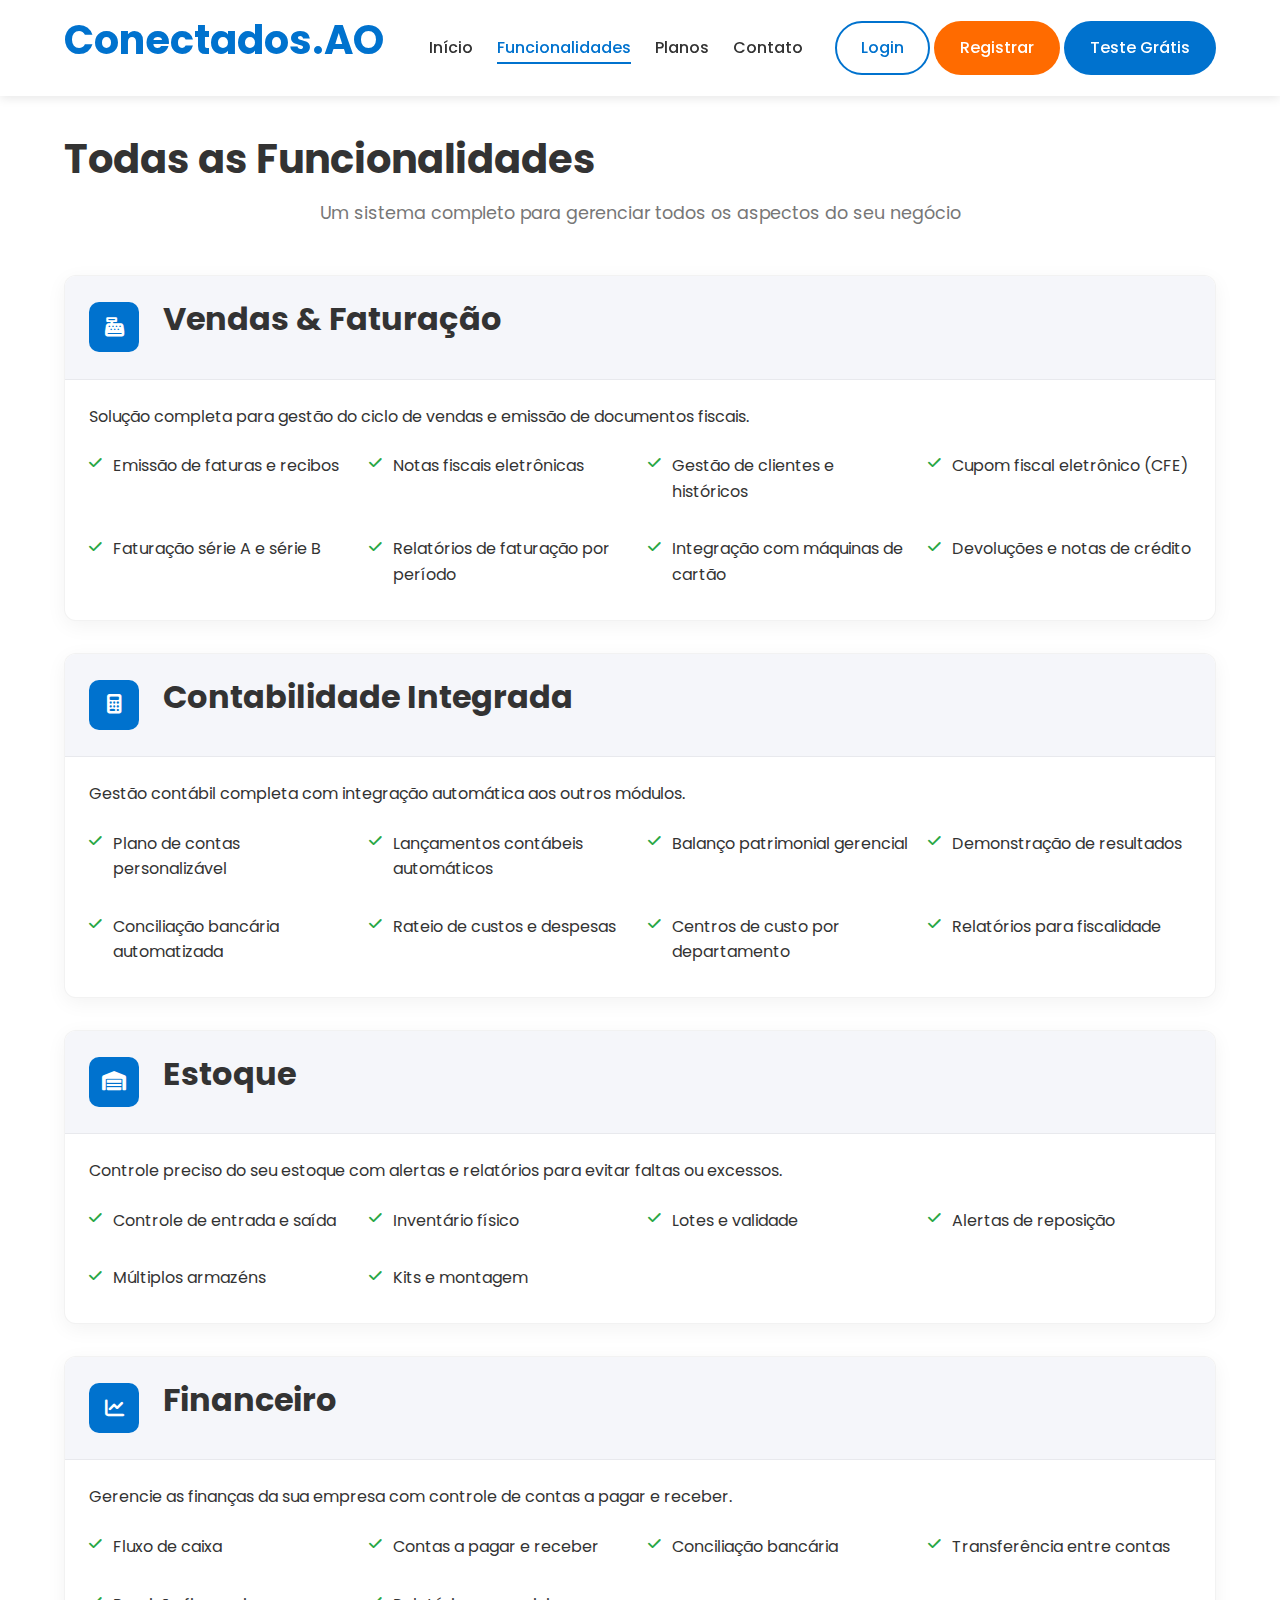
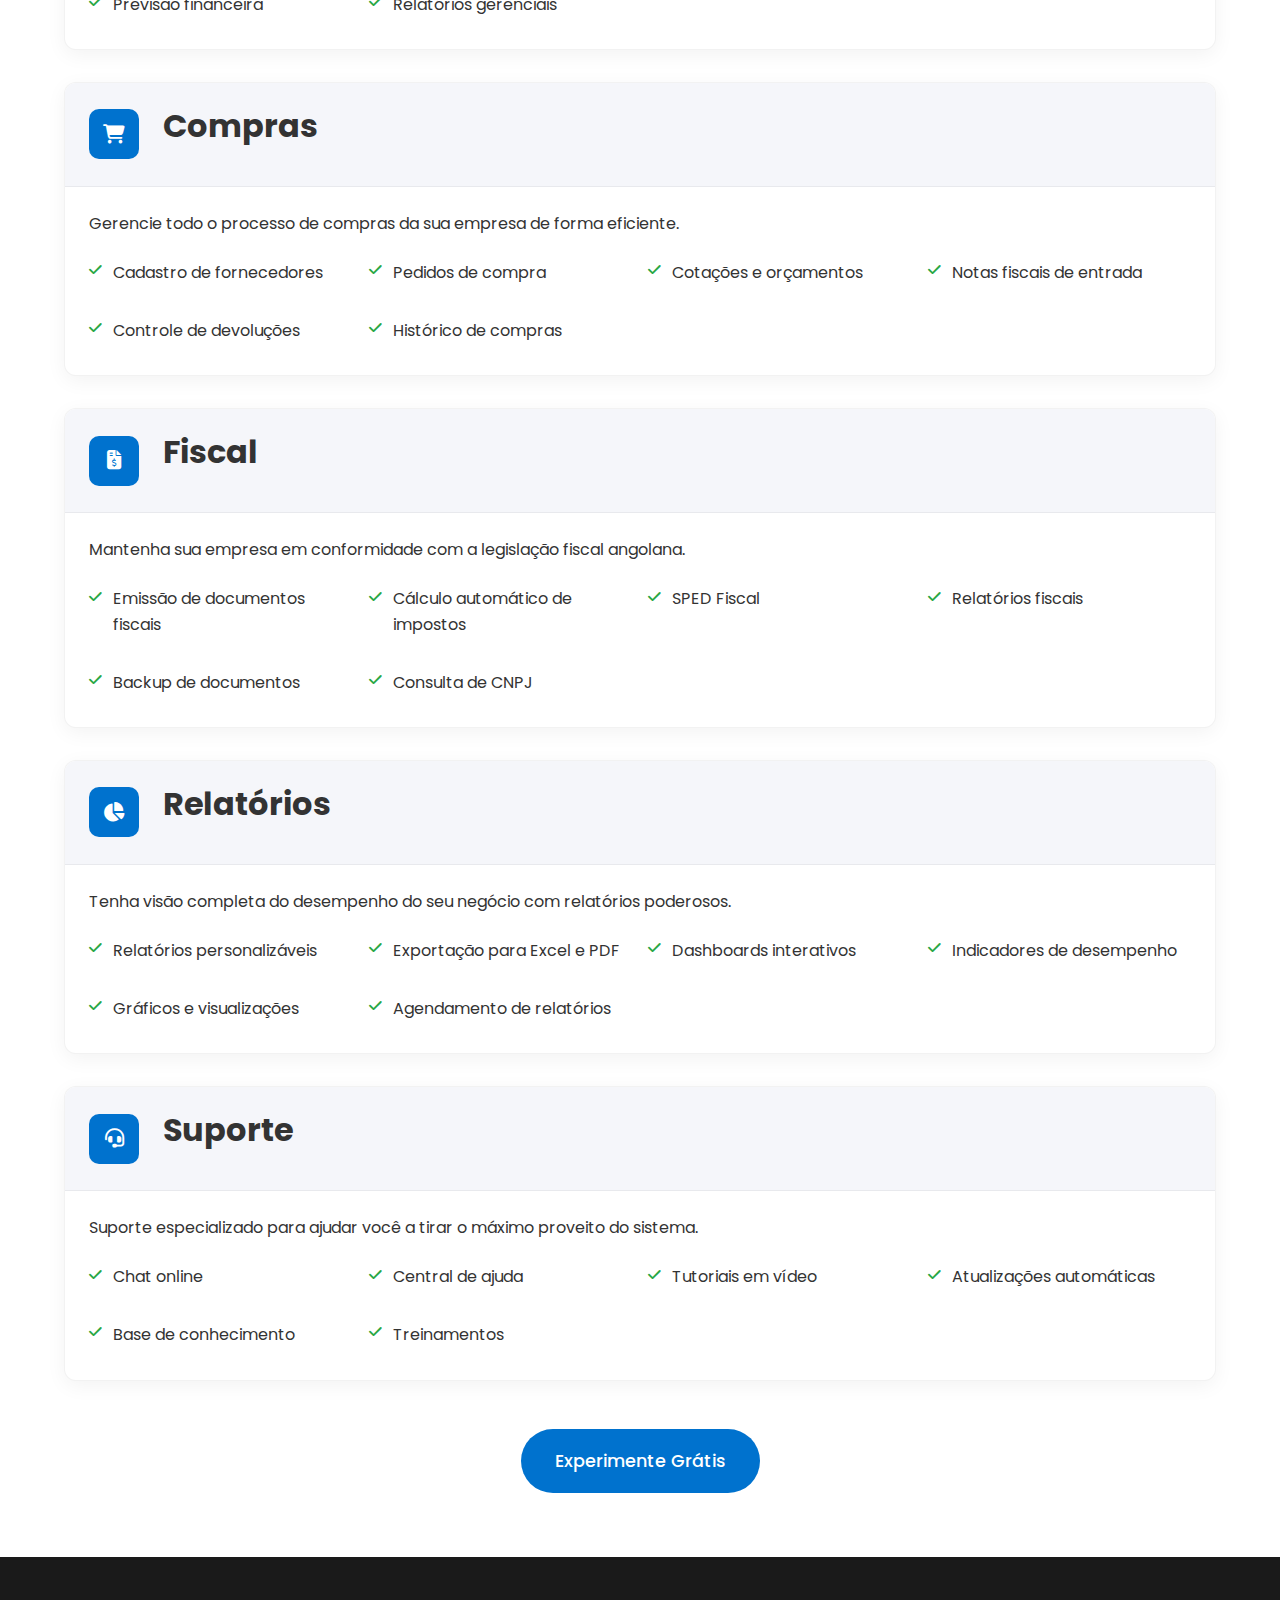
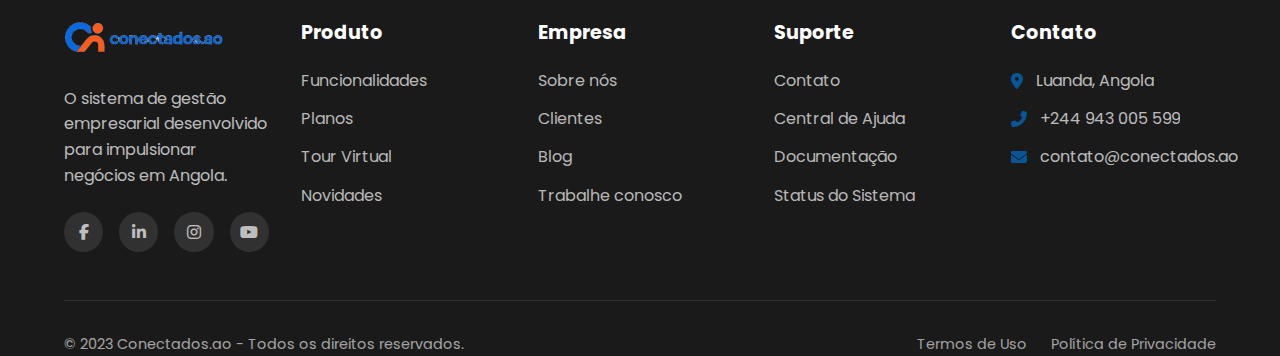
<file: funcionalidades.html>
<!DOCTYPE html>
<html lang="pt-BR">
<head>
    <meta charset="UTF-8">
    <meta name="viewport" content="width=device-width, initial-scale=1.0">
    <title>Funcionalidades | Conectados.ao</title>
    <meta name="description" content="Conheça todas as funcionalidades do nosso sistema ERP para pequenas e médias empresas em Angola.">
    <link rel="stylesheet" href="https://cdnjs.cloudflare.com/ajax/libs/font-awesome/6.4.0/css/all.min.css">
    <link href="https://fonts.googleapis.com/css2?family=Poppins:wght@300;400;500;600;700&display=swap" rel="stylesheet">
    <link rel="stylesheet" href="css/style.css">
    <link rel="stylesheet" href="css/responsive.css">
<link rel="apple-touch-icon" sizes="180x180" href="images/apple-touch-icon.png">
<link rel="icon" type="image/png" sizes="32x32" href="images/favicon-32x32.png">
<link rel="icon" type="image/png" sizes="16x16" href="images/favicon-16x16.png">
<link rel="manifest" href="images/site.webmanifest">
</head>
<body>
    <!-- Cabeçalho -->
    <header class="header">
        <div class="container">
            <a href="index.html" class="logo">
                                <h1>Conectados<span>.AO</span></h1>
            </a>
            
            <nav class="nav">
                <ul class="nav-list">
                    <li><a href="index.html">Início</a></li>
                    <li><a href="funcionalidades.html" class="active">Funcionalidades</a></li>
                    <li><a href="planos.html">Planos</a></li>
                    <li><a href="contato.html">Contato</a></li>
                </ul>
                <div class="header-buttons">
                    <a href="login.html" class="btn btn-outline">Login</a>
                    <a href="registro.html" class="btn btn-secondary">Registrar</a>
                    <a href="#teste-gratis" class="btn btn-primary">Teste Grátis</a>
                </div>
            </nav>
            
            <button class="hamburger" aria-label="Menu">
                <span></span>
                <span></span>
                <span></span>
            </button>
        </div>
    </header>

    <!-- Breadcrumb -->
    <section class="breadcrumb">
        <div class="container">
            <ul>
                <li><a href="index.html">Início</a></li>
                <li>Funcionalidades</li>
            </ul>
        </div>
    </section>

    <!-- Página Funcionalidades -->
    <section class="page-funcionalidades">
        <div class="container">
            <h1>Todas as Funcionalidades</h1>
            <p class="section-subtitle">Um sistema completo para gerenciar todos os aspectos do seu negócio</p>
            
            <div class="funcionalidades-modulos">
                <!-- Módulo Vendas -->
                <div class="modulo-card">
                    <div class="modulo-header">
                        <div class="modulo-icon">
                            <i class="fas fa-cash-register"></i>
                        </div>
                        <h2>Vendas & Faturação</h2>
                    </div>
                    <div class="modulo-content">
                        <p>Solução completa para gestão do ciclo de vendas e emissão de documentos fiscais.</p>
                        <ul class="modulo-list">
                            <li><i class="fas fa-check"></i> Emissão de faturas e recibos</li>
                            <li><i class="fas fa-check"></i> Notas fiscais eletrônicas</li>
                            <li><i class="fas fa-check"></i> Gestão de clientes e históricos</li>
                            <li><i class="fas fa-check"></i> Cupom fiscal eletrônico (CFE)</li>
                            <li><i class="fas fa-check"></i> Faturação série A e série B</li>
                            <li><i class="fas fa-check"></i> Relatórios de faturação por período</li>
                            <li><i class="fas fa-check"></i> Integração com máquinas de cartão</li>
                            <li><i class="fas fa-check"></i> Devoluções e notas de crédito</li>
                        </ul>
                    </div>
                </div>
                
                <!-- Módulo Contabilidade -->
                <div class="modulo-card">
                    <div class="modulo-header">
                        <div class="modulo-icon">
                            <i class="fas fa-calculator"></i>
                        </div>
                        <h2>Contabilidade Integrada</h2>
                    </div>
                    <div class="modulo-content">
                        <p>Gestão contábil completa com integração automática aos outros módulos.</p>
                        <ul class="modulo-list">
                            <li><i class="fas fa-check"></i> Plano de contas personalizável</li>
                            <li><i class="fas fa-check"></i> Lançamentos contábeis automáticos</li>
                            <li><i class="fas fa-check"></i> Balanço patrimonial gerencial</li>
                            <li><i class="fas fa-check"></i> Demonstração de resultados</li>
                            <li><i class="fas fa-check"></i> Conciliação bancária automatizada</li>
                            <li><i class="fas fa-check"></i> Rateio de custos e despesas</li>
                            <li><i class="fas fa-check"></i> Centros de custo por departamento</li>
                            <li><i class="fas fa-check"></i> Relatórios para fiscalidade</li>
                        </ul>
                    </div>
                </div>
                
                <!-- Módulo Estoque -->
                <div class="modulo-card">
                    <div class="modulo-header">
                        <div class="modulo-icon">
                            <i class="fas fa-warehouse"></i>
                        </div>
                        <h2>Estoque</h2>
                    </div>
                    <div class="modulo-content">
                        <p>Controle preciso do seu estoque com alertas e relatórios para evitar faltas ou excessos.</p>
                        <ul class="modulo-list">
                            <li><i class="fas fa-check"></i> Controle de entrada e saída</li>
                            <li><i class="fas fa-check"></i> Inventário físico</li>
                            <li><i class="fas fa-check"></i> Lotes e validade</li>
                            <li><i class="fas fa-check"></i> Alertas de reposição</li>
                            <li><i class="fas fa-check"></i> Múltiplos armazéns</li>
                            <li><i class="fas fa-check"></i> Kits e montagem</li>
                        </ul>
                    </div>
                </div>
                
                <!-- Módulo Financeiro -->
                <div class="modulo-card">
                    <div class="modulo-header">
                        <div class="modulo-icon">
                            <i class="fas fa-chart-line"></i>
                        </div>
                        <h2>Financeiro</h2>
                    </div>
                    <div class="modulo-content">
                        <p>Gerencie as finanças da sua empresa com controle de contas a pagar e receber.</p>
                        <ul class="modulo-list">
                            <li><i class="fas fa-check"></i> Fluxo de caixa</li>
                            <li><i class="fas fa-check"></i> Contas a pagar e receber</li>
                            <li><i class="fas fa-check"></i> Conciliação bancária</li>
                            <li><i class="fas fa-check"></i> Transferência entre contas</li>
                            <li><i class="fas fa-check"></i> Previsão financeira</li>
                            <li><i class="fas fa-check"></i> Relatórios gerenciais</li>
                        </ul>
                    </div>
                </div>
                
                <!-- Módulo Compras -->
                <div class="modulo-card">
                    <div class="modulo-header">
                        <div class="modulo-icon">
                            <i class="fas fa-shopping-cart"></i>
                        </div>
                        <h2>Compras</h2>
                    </div>
                    <div class="modulo-content">
                        <p>Gerencie todo o processo de compras da sua empresa de forma eficiente.</p>
                        <ul class="modulo-list">
                            <li><i class="fas fa-check"></i> Cadastro de fornecedores</li>
                            <li><i class="fas fa-check"></i> Pedidos de compra</li>
                            <li><i class="fas fa-check"></i> Cotações e orçamentos</li>
                            <li><i class="fas fa-check"></i> Notas fiscais de entrada</li>
                            <li><i class="fas fa-check"></i> Controle de devoluções</li>
                            <li><i class="fas fa-check"></i> Histórico de compras</li>
                        </ul>
                    </div>
                </div>
                
                <!-- Módulo Fiscal -->
                <div class="modulo-card">
                    <div class="modulo-header">
                        <div class="modulo-icon">
                            <i class="fas fa-file-invoice-dollar"></i>
                        </div>
                        <h2>Fiscal</h2>
                    </div>
                    <div class="modulo-content">
                        <p>Mantenha sua empresa em conformidade com a legislação fiscal angolana.</p>
                        <ul class="modulo-list">
                            <li><i class="fas fa-check"></i> Emissão de documentos fiscais</li>
                            <li><i class="fas fa-check"></i> Cálculo automático de impostos</li>
                            <li><i class="fas fa-check"></i> SPED Fiscal</li>
                            <li><i class="fas fa-check"></i> Relatórios fiscais</li>
                            <li><i class="fas fa-check"></i> Backup de documentos</li>
                            <li><i class="fas fa-check"></i> Consulta de CNPJ</li>
                        </ul>
                    </div>
                </div>
                
                <!-- Módulo Relatórios -->
                <div class="modulo-card">
                    <div class="modulo-header">
                        <div class="modulo-icon">
                            <i class="fas fa-chart-pie"></i>
                        </div>
                        <h2>Relatórios</h2>
                    </div>
                    <div class="modulo-content">
                        <p>Tenha visão completa do desempenho do seu negócio com relatórios poderosos.</p>
                        <ul class="modulo-list">
                            <li><i class="fas fa-check"></i> Relatórios personalizáveis</li>
                            <li><i class="fas fa-check"></i> Exportação para Excel e PDF</li>
                            <li><i class="fas fa-check"></i> Dashboards interativos</li>
                            <li><i class="fas fa-check"></i> Indicadores de desempenho</li>
                            <li><i class="fas fa-check"></i> Gráficos e visualizações</li>
                            <li><i class="fas fa-check"></i> Agendamento de relatórios</li>
                        </ul>
                    </div>
                </div>
                
                <!-- Módulo Suporte -->
                <div class="modulo-card">
                    <div class="modulo-header">
                        <div class="modulo-icon">
                            <i class="fas fa-headset"></i>
                        </div>
                        <h2>Suporte</h2>
                    </div>
                    <div class="modulo-content">
                        <p>Suporte especializado para ajudar você a tirar o máximo proveito do sistema.</p>
                        <ul class="modulo-list">
                            <li><i class="fas fa-check"></i> Chat online</li>
                            <li><i class="fas fa-check"></i> Central de ajuda</li>
                            <li><i class="fas fa-check"></i> Tutoriais em vídeo</li>
                            <li><i class="fas fa-check"></i> Atualizações automáticas</li>
                            <li><i class="fas fa-check"></i> Base de conhecimento</li>
                            <li><i class="fas fa-check"></i> Treinamentos</li>
                        </ul>
                    </div>
                </div>
            </div>
            
            <div class="text-center" style="margin-top: 3rem;">
                <a href="#teste-gratis" class="btn btn-primary btn-large">Experimente Grátis</a>
            </div>
        </div>
    </section>

 <!-- Rodapé -->
    <footer class="footer">
        <div class="container">
            <div class="footer-grid">
                <div class="footer-col">
                    <img src="images/logo2.svg" alt="Conectados.ao" width="160" class="footer-logo">
                    <p>O sistema de gestão empresarial desenvolvido para impulsionar negócios em Angola.</p>
                    <div class="social-links">
                        <a href="#"><i class="fab fa-facebook-f"></i></a>
                        <a href="#"><i class="fab fa-linkedin-in"></i></a>
                        <a href="#"><i class="fab fa-instagram"></i></a>
                        <a href="#"><i class="fab fa-youtube"></i></a>
                    </div>
                </div>

                <div class="footer-col">
                    <h3>Produto</h3>
                    <ul>
                        <li><a href="funcionalidades.html">Funcionalidades</a></li>
                        <li><a href="planos.html">Planos</a></li>
                        <li><a href="#">Tour Virtual</a></li>
                        <li><a href="#">Novidades</a></li>
                    </ul>
                </div>

                <div class="footer-col">
                    <h3>Empresa</h3>
                    <ul>
                        <li><a href="#">Sobre nós</a></li>
                        <li><a href="#">Clientes</a></li>
                        <li><a href="#">Blog</a></li>
                        <li><a href="#">Trabalhe conosco</a></li>
                    </ul>
                </div>

                <div class="footer-col">
                    <h3>Suporte</h3>
                    <ul>
                        <li><a href="contato.html">Contato</a></li>
                        <li><a href="#">Central de Ajuda</a></li>
                        <li><a href="#">Documentação</a></li>
                        <li><a href="#">Status do Sistema</a></li>
                    </ul>
                </div>

                <div class="footer-col">
                    <h3>Contato</h3>
                    <ul class="footer-contato">
                        <li><i class="fas fa-map-marker-alt"></i> Luanda, Angola</li>
                        <li><i class="fas fa-phone-alt"></i> +244 943 005 599</li>
                        <li><i class="fas fa-envelope"></i> contato@conectados.ao</li>
                    </ul>
                </div>
            </div>

            <div class="footer-bottom">
                <p>&copy; 2023 Conectados.ao - Todos os direitos reservados.</p>
                <div class="footer-links">
                    <a href="#">Termos de Uso</a>
                    <a href="#">Política de Privacidade</a>
                </div>
            </div>
        </div>
    </footer>

    <!-- Modal Teste Grátis -->
    <div class="modal" id="modal-teste-gratis">
        <div class="modal-content">
            <button class="modal-close">&times;</button>
            <h3>Experimente grátis por 15 dias</h3>
            <p>Preencha o formulário abaixo para criar sua conta de teste.</p>
            <form id="form-modal-teste">
                <div class="form-group">
                    <input type="text" placeholder="Nome completo" required>
                </div>
                <div class="form-group">
                    <input type="email" placeholder="E-mail corporativo" required>
                </div>
                <div class="form-group">
                    <input type="tel" placeholder="Telefone" required>
                </div>
                <div class="form-group">
                    <input type="text" placeholder="Nome da empresa" required>
                </div>
                <div class="form-group">
                    <select required>
                        <option value="">Selecione o segmento</option>
                        <option value="varejo">Varejo</option>
                        <option value="restaurante">Restaurante</option>
                        <option value="distribuicao">Distribuição</option>
                        <option value="industria">Indústria</option>
                        <option value="outros">Outros</option>
                    </select>
                </div>
                <button type="submit" class="btn btn-primary btn-block">Solicitar teste grátis</button>
            </form>
        </div>
    </div>

    <script src="js/script.js"></script>
</body>
</html>
</file>
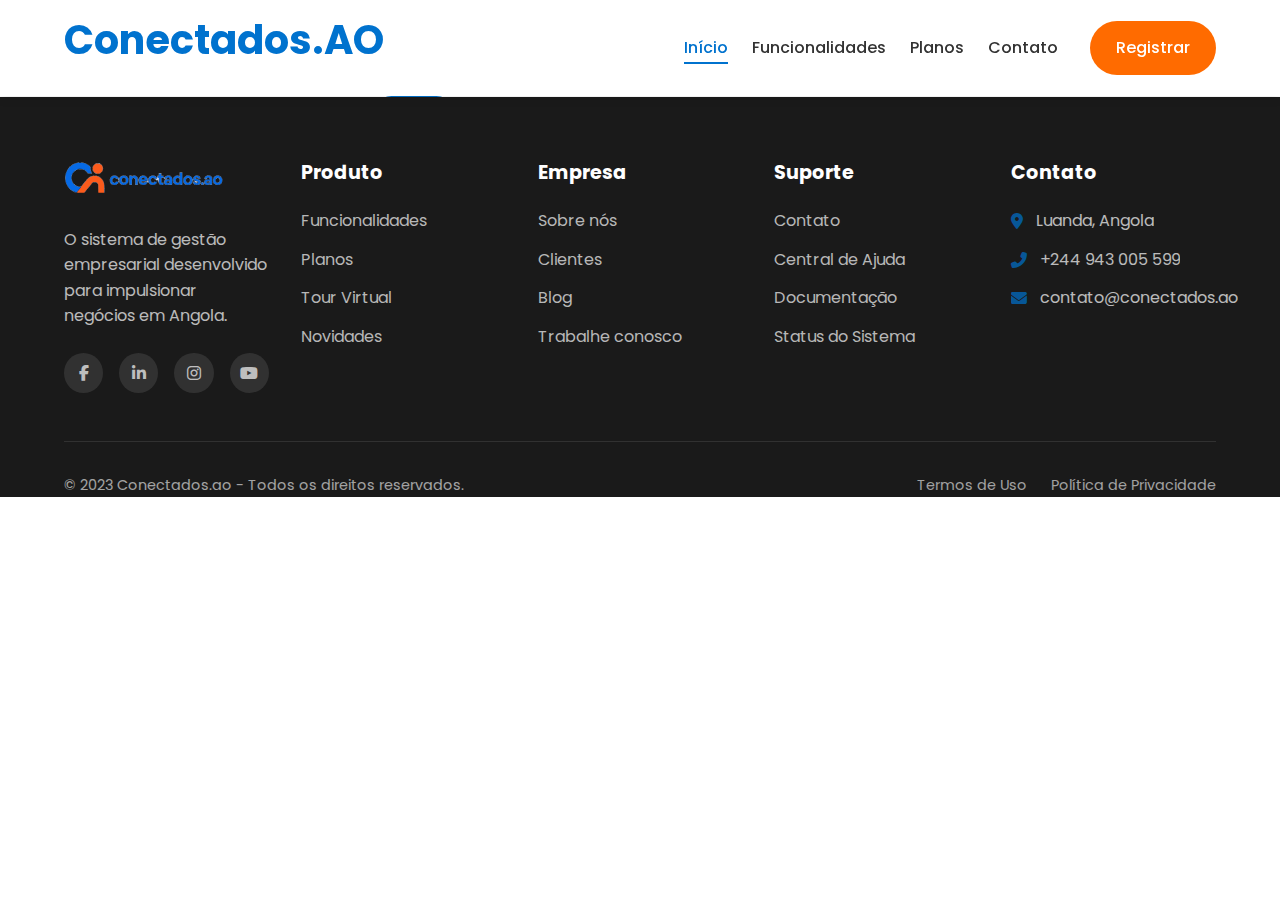
<file: login.html>
<!-- login.html -->
<!DOCTYPE html>
<html lang="pt-BR">

<head>
    <!-- Mesmo head das outras páginas -->
    <meta charset="UTF-8">
    <meta name="viewport" content="width=device-width, initial-scale=1.0">
    <meta name="description"
    content="Sistema ERP online para pequenas e médias empresas em Angola. Gestão completa de vendas, estoque, financeiro e muito mais.">
    <link rel="stylesheet" href="https://cdnjs.cloudflare.com/ajax/libs/font-awesome/6.4.0/css/all.min.css">
    <link href="https://fonts.googleapis.com/css2?family=Poppins:wght@300;400;500;600;700&display=swap"
        rel="stylesheet">
    <title>Login | Conectados.ao</title>
    <link rel="stylesheet" href="css/style.css">
    <link rel="stylesheet" href="css/responsive.css">
    <link rel="apple-touch-icon" sizes="180x180" href="images/apple-touch-icon.png">
    <link rel="icon" type="image/png" sizes="32x32" href="images/favicon-32x32.png">
    <link rel="icon" type="image/png" sizes="16x16" href="images/favicon-16x16.png">
    <link rel="manifest" href="images/site.webmanifest">
</head>

<body>
    <!-- Mesmo header -->
         <!-- Cabeçalho -->
    <header class="header">
        <div class="container">
            <a href="index.html" class="logo">
                <!-- <img src="images/logo-conectados.svg" alt="Conectados.ao" width="180"> -->
                <h1>Conectados<span>.AO</span></h1>
            </a>

            <nav class="nav">
                <ul class="nav-list">
                    <li><a href="index.html" class="active">Início</a></li>
                    <li><a href="funcionalidades.html">Funcionalidades</a></li>
                    <li><a href="planos.html">Planos</a></li>
                    <li><a href="contato.html">Contato</a></li>
                </ul>
                <!--  <a href="#teste-gratis" class="btn btn-primary">Teste Grátis</a> -->
                <div class="header-buttons">
                  <!--  <a href="login.html" class="btn btn-outline">Login</a> --> 
                    <a href="registro.html" class="btn btn-secondary">Registrar</a>
                  <!-- <a href="#teste-gratis" class="btn btn-primary">Teste Grátis</a>--> 
                </div>
            </nav>

            <button class="hamburger" aria-label="Menu">
                <span></span>
                <span></span>
                <span></span>
            </button>
        </div>
    </header>
    <main class="auth-container">
        <div class="auth-form">
            <h2>Login</h2>
            <form>
                <input type="email" placeholder="E-mail" required>
                <input type="password" placeholder="Senha" required>
                <button type="submit" class="btn btn-primary">Entrar</button>
                <a href="#" class="auth-link">Esqueceu a senha?</a>
            </form>
        </div>
    </main>
    <!-- Mesmo footer -->
 <!-- Rodapé -->
    <footer class="footer">
        <div class="container">
            <div class="footer-grid">
                <div class="footer-col">
                    <img src="images/logo2.svg" alt="Conectados.ao" width="160" class="footer-logo">
                    <p>O sistema de gestão empresarial desenvolvido para impulsionar negócios em Angola.</p>
                    <div class="social-links">
                        <a href="#"><i class="fab fa-facebook-f"></i></a>
                        <a href="#"><i class="fab fa-linkedin-in"></i></a>
                        <a href="#"><i class="fab fa-instagram"></i></a>
                        <a href="#"><i class="fab fa-youtube"></i></a>
                    </div>
                </div>

                <div class="footer-col">
                    <h3>Produto</h3>
                    <ul>
                        <li><a href="funcionalidades.html">Funcionalidades</a></li>
                        <li><a href="planos.html">Planos</a></li>
                        <li><a href="#">Tour Virtual</a></li>
                        <li><a href="#">Novidades</a></li>
                    </ul>
                </div>

                <div class="footer-col">
                    <h3>Empresa</h3>
                    <ul>
                        <li><a href="#">Sobre nós</a></li>
                        <li><a href="#">Clientes</a></li>
                        <li><a href="#">Blog</a></li>
                        <li><a href="#">Trabalhe conosco</a></li>
                    </ul>
                </div>

                <div class="footer-col">
                    <h3>Suporte</h3>
                    <ul>
                        <li><a href="contato.html">Contato</a></li>
                        <li><a href="#">Central de Ajuda</a></li>
                        <li><a href="#">Documentação</a></li>
                        <li><a href="#">Status do Sistema</a></li>
                    </ul>
                </div>

                <div class="footer-col">
                    <h3>Contato</h3>
                    <ul class="footer-contato">
                        <li><i class="fas fa-map-marker-alt"></i> Luanda, Angola</li>
                        <li><i class="fas fa-phone-alt"></i> +244 943 005 599</li>
                        <li><i class="fas fa-envelope"></i> contato@conectados.ao</li>
                    </ul>
                </div>
            </div>

            <div class="footer-bottom">
                <p>&copy; 2023 Conectados.ao - Todos os direitos reservados.</p>
                <div class="footer-links">
                    <a href="#">Termos de Uso</a>
                    <a href="#">Política de Privacidade</a>
                </div>
            </div>
        </div>
    </footer>

</body>

</html>
</file>
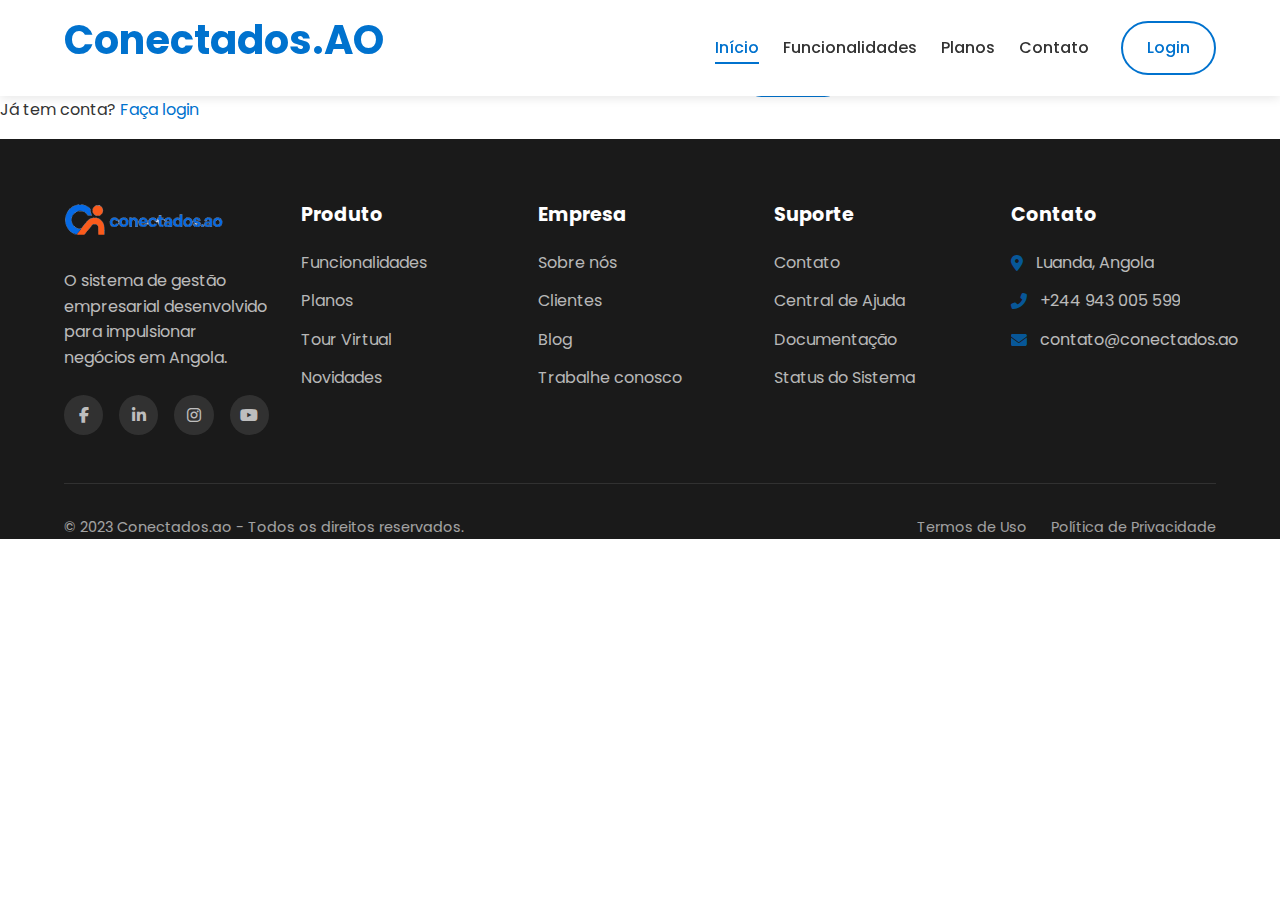
<file: registro.html>
<!-- registro.html -->
<!DOCTYPE html>
<html lang="pt-BR">

<head>
    <meta charset="UTF-8">
    <meta name="viewport" content="width=device-width, initial-scale=1.0">
    <meta name="description"
    content="Sistema ERP online para pequenas e médias empresas em Angola. Gestão completa de vendas, estoque, financeiro e muito mais.">
    <link rel="stylesheet" href="https://cdnjs.cloudflare.com/ajax/libs/font-awesome/6.4.0/css/all.min.css">
    <link href="https://fonts.googleapis.com/css2?family=Poppins:wght@300;400;500;600;700&display=swap"
        rel="stylesheet">
    <title>Registro | Conectados.ao</title>
    <link rel="stylesheet" href="css/style.css">
    <link rel="stylesheet" href="css/responsive.css">
    <link rel="apple-touch-icon" sizes="180x180" href="images/apple-touch-icon.png">
    <link rel="icon" type="image/png" sizes="32x32" href="images/favicon-32x32.png">
    <link rel="icon" type="image/png" sizes="16x16" href="images/favicon-16x16.png">
    <link rel="manifest" href="images/site.webmanifest">
</head>

<body>
    <!-- Mesmo header -->
              <!-- Cabeçalho -->
    <header class="header">
        <div class="container">
            <a href="index.html" class="logo">
                <!-- <img src="images/logo-conectados.svg" alt="Conectados.ao" width="180"> -->
                <h1>Conectados<span>.AO</span></h1>
            </a>

            <nav class="nav">
                <ul class="nav-list">
                    <li><a href="index.html" class="active">Início</a></li>
                    <li><a href="funcionalidades.html">Funcionalidades</a></li>
                    <li><a href="planos.html">Planos</a></li>
                    <li><a href="contato.html">Contato</a></li>
                </ul>
                <!--  <a href="#teste-gratis" class="btn btn-primary">Teste Grátis</a> -->
                <div class="header-buttons">
                  <a href="login.html" class="btn btn-outline">Login</a> 
                  <!--    <a href="registro.html" class="btn btn-secondary">Registrar</a>--> 
                  <!-- <a href="#teste-gratis" class="btn btn-primary">Teste Grátis</a>--> 
                </div>
            </nav>

            <button class="hamburger" aria-label="Menu">
                <span></span>
                <span></span>
                <span></span>
            </button>
        </div>
    </header>
    <main class="auth-container">
        <div class="auth-form">
            <h2>Criar Conta</h2>
            <form>
                <input type="text" placeholder="Nome completo" required>
                <input type="email" placeholder="E-mail" required>
                <input type="tel" placeholder="Telefone" required>
                <input type="password" placeholder="Criar senha" required>
                <button type="submit" class="btn btn-primary">Registrar</button>
                <p class="auth-text">Já tem conta? <a href="login.html" class="auth-link">Faça login</a></p>
            </form>
        </div>
    </main>
    <!-- Mesmo footer -->
      <!-- Rodapé -->
    <footer class="footer">
        <div class="container">
            <div class="footer-grid">
                <div class="footer-col">
                    <img src="images/logo2.svg" alt="Conectados.ao" width="160" class="footer-logo">
                    <p>O sistema de gestão empresarial desenvolvido para impulsionar negócios em Angola.</p>
                    <div class="social-links">
                        <a href="#"><i class="fab fa-facebook-f"></i></a>
                        <a href="#"><i class="fab fa-linkedin-in"></i></a>
                        <a href="#"><i class="fab fa-instagram"></i></a>
                        <a href="#"><i class="fab fa-youtube"></i></a>
                    </div>
                </div>

                <div class="footer-col">
                    <h3>Produto</h3>
                    <ul>
                        <li><a href="funcionalidades.html">Funcionalidades</a></li>
                        <li><a href="planos.html">Planos</a></li>
                        <li><a href="#">Tour Virtual</a></li>
                        <li><a href="#">Novidades</a></li>
                    </ul>
                </div>

                <div class="footer-col">
                    <h3>Empresa</h3>
                    <ul>
                        <li><a href="#">Sobre nós</a></li>
                        <li><a href="#">Clientes</a></li>
                        <li><a href="#">Blog</a></li>
                        <li><a href="#">Trabalhe conosco</a></li>
                    </ul>
                </div>

                <div class="footer-col">
                    <h3>Suporte</h3>
                    <ul>
                        <li><a href="contato.html">Contato</a></li>
                        <li><a href="#">Central de Ajuda</a></li>
                        <li><a href="#">Documentação</a></li>
                        <li><a href="#">Status do Sistema</a></li>
                    </ul>
                </div>

                <div class="footer-col">
                    <h3>Contato</h3>
                    <ul class="footer-contato">
                        <li><i class="fas fa-map-marker-alt"></i> Luanda, Angola</li>
                        <li><i class="fas fa-phone-alt"></i> +244 943 005 599</li>
                        <li><i class="fas fa-envelope"></i> contato@conectados.ao</li>
                    </ul>
                </div>
            </div>

            <div class="footer-bottom">
                <p>&copy; 2023 Conectados.ao - Todos os direitos reservados.</p>
                <div class="footer-links">
                    <a href="#">Termos de Uso</a>
                    <a href="#">Política de Privacidade</a>
                </div>
            </div>
        </div>
    </footer>
</body>

</html>
</file>
<file: css/responsive.css>
/* Responsividade */
@media (max-width: 1024px) {
    .hero h1 {
        font-size: 2.5rem;
    }
    
    .destaque .container {
        gap: 2rem;
    }
}

@media (max-width: 768px) {
    /* Menu Hamburguer */
    .hamburger {
        display: block;
    }
    
    .hamburger.active span:nth-child(1) {
        transform: translateY(7px) rotate(45deg);
    }
    
    .hamburger.active span:nth-child(2) {
        opacity: 0;
    }
    
    .hamburger.active span:nth-child(3) {
        transform: translateY(-7px) rotate(-45deg);
    }
    
    .nav {
        position: fixed;
        top: 80px;
        left: -100%;
        width: 100%;
        height: calc(100vh - 80px);
        background-color: var(--white);
        flex-direction: column;
        align-items: center;
        justify-content: flex-start;
        padding: 2rem 0;
        transition: all 0.3s ease;
    }
    
    .nav.active {
        left: 0;
    }
    
    .nav-list {
        flex-direction: column;
        margin-right: 0;
        margin-bottom: 2rem;
        width: 100%;
        text-align: center;
    }
    
    .nav-list li {
        margin: 0.5rem 0;
    }
    
    /* Hero Section */
    .hero .container {
        flex-direction: column;
        text-align: center;
    }
    
    .hero-content {
        margin-bottom: 2rem;
    }
    
    .hero-buttons {
        justify-content: center;
    }
    
    /* Destaque Section */
    .destaque .container {
        flex-direction: column;
    }
    
    .destaque-image {
        margin-bottom: 2rem;
    }
    
    /* CTA Section */
    .cta .container {
        flex-direction: column;
        text-align: center;
    }
    
    .cta-content {
        margin-bottom: 2rem;
    }
    
    .cta-form {
        width: 100%;
    }
}

@media (max-width: 576px) {
    /* Ajustes gerais */
    .container {
        padding: 0 1rem;
    }
    
    h1 {
        font-size: 2rem;
    }
    
    h2 {
        font-size: 1.75rem;
    }
    
    /* Hero Section */
    .hero {
        padding: 6rem 0 2rem;
    }
    
    .hero h1 {
        font-size: 2rem;
    }
    
    .hero-buttons {
        flex-direction: column;
        gap: 1rem;
    }
    
    /* Funcionalidades Grid */
    .funcionalidades-grid {
        grid-template-columns: 1fr;
    }
    
    /* Planos Grid */
    .planos-grid {
        grid-template-columns: 1fr;
    }
    
    .plano-card.popular {
        transform: none;
    }
    
    /* Footer */
    .footer-bottom {
        flex-direction: column;
        text-align: center;
    }
    
    .footer-links {
        justify-content: center;
    }
}

@media (max-width: 1024px) {
    /* Página Funcionalidades */
    .modulo-list {
        grid-template-columns: 1fr;
    }
    
    /* Página Contato */
    .contato-grid {
        gap: 2rem;
    }
}

@media (max-width: 768px) {
    /* Página Funcionalidades */
    .modulo-header {
        flex-direction: column;
        text-align: center;
    }
    
    .modulo-icon {
        margin-right: 0;
        margin-bottom: 1rem;
    }
    
    /* Página Planos */
    .planos-tabs {
        flex-direction: column;
    }
    
    .plano-tab {
        width: 100%;
        text-align: center;
    }
    
    .plano-tab::after {
        bottom: -1px;
    }
    
    /* Página Contato */
    .contato-grid {
        grid-template-columns: 1fr;
    }
    
    .info-card {
        flex-direction: column;
        text-align: center;
    }
    
    .info-icon {
        margin-right: 0;
        margin-bottom: 1rem;
    }
}

@media (max-width: 576px) {
    /* Páginas Internas */
    .page-funcionalidades,
    .page-planos,
    .page-contato {
        padding: 2rem 0;
    }
    
    /* Página Planos */
    .planos-comparativo {
        padding: 1.5rem;
    }
    
    /* Página Contato */
    .contato-form {
        padding: 1.5rem;
    }
    
    .contato-mapa {
        height: 300px;
    }
}
</file>
<file: css/style.css>
/* Reset e Estilos Base */
:root {
    --primary: #0072CE;
    --primary-dark: #005baa;
    --secondary: #FF6B00;
    --secondary-dark: #e05a00;
    --light: #F5F6FA;
    --dark: #333333;
    --gray: #777777;
    --white: #FFFFFF;
    --success: #28a745;
    --danger: #dc3545;
    --warning: #ffc107;
    --info: #17a2b8;
}

* {
    margin: 0;
    padding: 0;
    box-sizing: border-box;
}

html {
    scroll-behavior: smooth;
}

body {
    font-family: 'Poppins', sans-serif;
    color: var(--dark);
    line-height: 1.6;
    background-color: var(--white);
    overflow-x: hidden;
}

h1, h2, h3, h4, h5, h6 {
    font-weight: 700;
    line-height: 1.2;
    margin-bottom: 1rem;
}

h1 {
    font-size: 2.5rem;
}

h2 {
    font-size: 2rem;
}

h3 {
    font-size: 1.75rem;
}

h4 {
    font-size: 1.5rem;
}

p {
    margin-bottom: 1rem;
}

a {
    text-decoration: none;
    color: var(--primary);
    transition: all 0.3s ease;
}

a:hover {
    color: var(--primary-dark);
}

img {
    max-width: 100%;
    height: auto;
}

ul {
    list-style: none;
}

.container {
    width: 100%;
    max-width: 1200px;
    margin: 0 auto;
    padding: 0 1.5rem;
}

.section-subtitle {
    color: var(--gray);
    font-size: 1.1rem;
    margin-bottom: 2rem;
    text-align: center;
}

.text-center {
    text-align: center;
}

/* Botões */
.btn {
    display: inline-block;
    padding: 0.75rem 1.5rem;
    border-radius: 50px;
    font-weight: 500;
    text-align: center;
    cursor: pointer;
    transition: all 0.3s ease;
    border: 2px solid transparent;
}

.btn-primary {
    background-color: var(--primary);
    color: var(--white);
}

.btn-primary:hover {
    background-color: var(--primary-dark);
    transform: translateY(-2px);
}

.btn-secondary {
    background-color: var(--secondary);
    color: var(--white);
}

.btn-secondary:hover {
    background-color: var(--secondary-dark);
    transform: translateY(-2px);
}

.btn-outline {
    background-color: transparent;
    border-color: var(--primary);
    color: var(--primary);
}

.btn-outline:hover {
    background-color: var(--primary);
    color: var(--white);
    transform: translateY(-2px);
}

.btn-large {
    padding: 1rem 2rem;
    font-size: 1.1rem;
}

.btn-block {
    display: block;
    width: 100%;
}

/* Cabeçalho */
.header {
    position: fixed;
    top: 0;
    left: 0;
    width: 100%;
    background-color: var(--white);
    box-shadow: 0 2px 10px rgba(0, 0, 0, 0.1);
    z-index: 1000;
    padding: 1rem 0;
    transition: all 0.3s ease;
}

.header.scrolled {
    padding: 0.5rem 0;
}

.header .container {
    display: flex;
    justify-content: space-between;
    align-items: center;
}

.nav {
    display: flex;
    align-items: center;
}

.nav-list {
    display: flex;
    margin-right: 2rem;
}

.nav-list li {
    margin-left: 1.5rem;
}

.nav-list a {
    color: var(--dark);
    font-weight: 500;
    position: relative;
}

.nav-list a:hover {
    color: var(--primary);
}

.nav-list a.active {
    color: var(--primary);
}

.nav-list a.active::after {
    content: '';
    position: absolute;
    bottom: -5px;
    left: 0;
    width: 100%;
    height: 2px;
    background-color: var(--primary);
}

.hamburger {
    display: none;
    background: none;
    border: none;
    cursor: pointer;
    padding: 0.5rem;
    z-index: 1001;
}

.hamburger span {
    display: block;
    width: 25px;
    height: 2px;
    background-color: var(--dark);
    margin: 5px 0;
    transition: all 0.3s ease;
}

/* Hero Section */
.hero {
    padding: 8rem 0 4rem;
    background-color: var(--light);
}

.hero .container {
    display: flex;
    align-items: center;
    justify-content: space-between;
}

.hero-content {
    flex: 1;
    max-width: 600px;
}

.hero h1 {
    font-size: 2.8rem;
    margin-bottom: 1.5rem;
    line-height: 1.3;
}

.hero .subtitle {
    font-size: 1.2rem;
    color: var(--gray);
    margin-bottom: 2rem;
}

.hero-buttons {
    display: flex;
    gap: 1rem;
    margin-top: 2rem;
}

.hero-image {
    flex: 1;
    text-align: right;
}

.hero-image img {
    max-width: 100%;
    height: auto;
    border-radius: 10px;
    box-shadow: 0 10px 30px rgba(0, 0, 0, 0.1);
}

/* Marcas Section */
.marcas {
    padding: 3rem 0;
    background-color: var(--white);
    border-top: 1px solid rgba(0, 0, 0, 0.05);
    border-bottom: 1px solid rgba(0, 0, 0, 0.05);
}

.marcas p {
    text-align: center;
    color: var(--gray);
    margin-bottom: 1.5rem;
}

.marcas-grid {
    display: flex;
    justify-content: space-around;
    align-items: center;
    flex-wrap: wrap;
    gap: 2rem;
}

.marcas-grid img {
    height: 40px;
    opacity: 0.6;
    transition: all 0.3s ease;
    filter: grayscale(100%);
}

.marcas-grid img:hover {
    opacity: 1;
    filter: grayscale(0);
}

/* Funcionalidades Section */
.funcionalidades {
    padding: 5rem 0;
    background-color: var(--light);
}

.funcionalidades h2, .funcionalidades .section-subtitle {
    text-align: center;
}

.funcionalidades-grid {
    display: grid;
    grid-template-columns: repeat(auto-fit, minmax(300px, 1fr));
    gap: 2rem;
    margin-top: 3rem;
}

.funcionalidade-card {
    background-color: var(--white);
    border-radius: 10px;
    padding: 2rem;
    text-align: center;
    transition: all 0.3s ease;
    box-shadow: 0 5px 15px rgba(0, 0, 0, 0.05);
}

.funcionalidade-card:hover {
    transform: translateY(-10px);
    box-shadow: 0 15px 30px rgba(0, 0, 0, 0.1);
}

.funcionalidade-icon {
    width: 70px;
    height: 70px;
    background-color: rgba(0, 114, 206, 0.1);
    border-radius: 50%;
    display: flex;
    align-items: center;
    justify-content: center;
    margin: 0 auto 1.5rem;
}

.funcionalidade-icon i {
    font-size: 1.8rem;
    color: var(--primary);
}

.funcionalidade-card h3 {
    margin-bottom: 1rem;
}

/* Destaque Section */
.destaque {
    padding: 5rem 0;
    background-color: var(--white);
}

.destaque .container {
    display: flex;
    align-items: center;
    gap: 4rem;
}

.destaque-image {
    flex: 1;
}

.destaque-image img {
    max-width: 100%;
    border-radius: 10px;
    box-shadow: 0 10px 30px rgba(0, 0, 0, 0.1);
}

.destaque-content {
    flex: 1;
}

.destaque h2 {
    margin-bottom: 1.5rem;
}

.destaque-list {
    margin-top: 2rem;
}

.destaque-list li {
    margin-bottom: 1rem;
    display: flex;
    align-items: flex-start;
}

.destaque-list i {
    color: var(--success);
    margin-right: 0.5rem;
    margin-top: 0.2rem;
}

/* Planos Section */
.planos {
    padding: 5rem 0;
    background-color: var(--light);
}

.planos h2, .planos .section-subtitle {
    text-align: center;
}

.planos-grid {
    display: grid;
    grid-template-columns: repeat(auto-fit, minmax(300px, 1fr));
    gap: 2rem;
    margin-top: 3rem;
}

.plano-card {
    background-color: var(--white);
    border-radius: 10px;
    padding: 2rem;
    text-align: center;
    transition: all 0.3s ease;
    box-shadow: 0 5px 15px rgba(0, 0, 0, 0.05);
    position: relative;
}

.plano-card.popular {
    border: 2px solid var(--primary);
    transform: translateY(-10px);
}

.popular-badge {
    position: absolute;
    top: -15px;
    right: 20px;
    background-color: var(--primary);
    color: var(--white);
    padding: 0.3rem 1rem;
    border-radius: 50px;
    font-size: 0.8rem;
    font-weight: 600;
}

.plano-card h3 {
    margin-bottom: 1.5rem;
}

.plano-preco {
    margin-bottom: 1.5rem;
}

.plano-preco .valor {
    font-size: 2.5rem;
    font-weight: 700;
    color: var(--primary);
}

.plano-preco .moeda {
    font-size: 1.2rem;
    vertical-align: super;
    color: var(--gray);
}

.plano-preco .periodo {
    font-size: 1rem;
    color: var(--gray);
}

.plano-beneficios {
    margin-bottom: 2rem;
    text-align: left;
}

.plano-beneficios li {
    margin-bottom: 0.8rem;
    display: flex;
    align-items: center;
}

.plano-beneficios i {
    color: var(--success);
    margin-right: 0.5rem;
}

.planos-obs {
    text-align: center;
    margin-top: 2rem;
    color: var(--gray);
    font-size: 0.9rem;
}

.planos-obs .link {
    display: block;
    margin-top: 0.5rem;
    font-weight: 500;
}

/* Segmentos Section */
.segmentos {
    padding: 5rem 0;
    background-color: var(--white);
}

.segmentos h2, .segmentos .section-subtitle {
    text-align: center;
}

.segmentos-grid {
    display: grid;
    grid-template-columns: repeat(auto-fit, minmax(150px, 1fr));
    gap: 1.5rem;
    margin-top: 3rem;
}

.segmento-card {
    background-color: var(--light);
    border-radius: 10px;
    padding: 1.5rem 1rem;
    text-align: center;
    transition: all 0.3s ease;
}

.segmento-card:hover {
    background-color: var(--primary);
    color: var(--white);
    transform: translateY(-5px);
}

.segmento-card:hover .segmento-icon {
    background-color: rgba(255, 255, 255, 0.2);
}

.segmento-card:hover .segmento-icon i {
    color: var(--white);
}

.segmento-icon {
    width: 60px;
    height: 60px;
    background-color: var(--white);
    border-radius: 50%;
    display: flex;
    align-items: center;
    justify-content: center;
    margin: 0 auto 1rem;
    transition: all 0.3s ease;
}

.segmento-icon i {
    font-size: 1.5rem;
    color: var(--primary);
    transition: all 0.3s ease;
}

.segmento-card h3 {
    font-size: 1.1rem;
    margin-bottom: 0;
}

/* Integrações Section */
.integracoes {
    padding: 5rem 0;
    background-color: var(--light);
}

.integracoes h2, .integracoes .section-subtitle {
    text-align: center;
}

.integracoes-grid {
    display: flex;
    justify-content: center;
    flex-wrap: wrap;
    gap: 3rem;
    margin-top: 3rem;
    align-items: center;
}

.integracoes-grid img {
    height: 40px;
    opacity: 0.7;
    transition: all 0.3s ease;
}

.integracoes-grid img:hover {
    opacity: 1;
}

/* CTA Section */
.cta {
    padding: 4rem 0;
    background-color: var(--primary);
    color: var(--white);
}

.cta .container {
    display: flex;
    align-items: center;
    justify-content: space-between;
}

.cta-content {
    flex: 1;
    max-width: 600px;
}

.cta h2 {
    margin-bottom: 1rem;
}

.cta p {
    font-size: 1.1rem;
    opacity: 0.9;
}

.cta-form {
    flex: 1;
    max-width: 450px;
}

.cta-form form {
    display: grid;
    gap: 1rem;
}

.cta-form input {
    width: 100%;
    padding: 1rem;
    border-radius: 50px;
    border: none;
    font-family: inherit;
}

.cta-form input::placeholder {
    color: var(--gray);
}

.cta-form button {
    margin-top: 0.5rem;
}

/* Rodapé */
.footer {
    background-color: #1a1a1a;
    color: var(--white);
    padding: 4rem 0 0;
}

.footer-grid {
    display: grid;
    grid-template-columns: repeat(auto-fit, minmax(200px, 1fr));
    gap: 2rem;
    margin-bottom: 3rem;
}

.footer-logo {
    margin-bottom: 1.5rem;
}

.footer p {
    opacity: 0.7;
    margin-bottom: 1.5rem;
}

.social-links {
    display: flex;
    gap: 1rem;
}

.social-links a {
    display: flex;
    align-items: center;
    justify-content: center;
    width: 40px;
    height: 40px;
    background-color: rgba(255, 255, 255, 0.1);
    border-radius: 50%;
    color: var(--white);
    transition: all 0.3s ease;
}

.social-links a:hover {
    background-color: var(--primary);
    transform: translateY(-3px);
}

.footer-col h3 {
    color: var(--white);
    margin-bottom: 1.5rem;
    font-size: 1.2rem;
}

.footer-col ul li {
    margin-bottom: 0.8rem;
}

.footer-col a {
    color: rgba(255, 255, 255, 0.7);
    transition: all 0.3s ease;
}

.footer-col a:hover {
    color: var(--white);
    padding-left: 5px;
}

.footer-contato li {
    display: flex;
    align-items: center;
    margin-bottom: 1rem;
    opacity: 0.7;
}

.footer-contato i {
    margin-right: 0.8rem;
    color: var(--primary);
}

.footer-bottom {
    border-top: 1px solid rgba(255, 255, 255, 0.1);
    padding-top: 2rem;
    display: flex;
    justify-content: space-between;
    align-items: center;
    flex-wrap: wrap;
    gap: 1rem;
}

.footer-bottom p {
    margin-bottom: 0;
    opacity: 0.6;
    font-size: 0.9rem;
}

.footer-links {
    display: flex;
    gap: 1.5rem;
}

.footer-links a {
    color: rgba(255, 255, 255, 0.6);
    font-size: 0.9rem;
}

.footer-links a:hover {
    color: var(--white);
}

/* Modal */
.modal {
    position: fixed;
    top: 0;
    left: 0;
    width: 100%;
    height: 100%;
    background-color: rgba(0, 0, 0, 0.7);
    display: flex;
    align-items: center;
    justify-content: center;
    z-index: 2000;
    opacity: 0;
    visibility: hidden;
    transition: all 0.3s ease;
}

.modal.active {
    opacity: 1;
    visibility: visible;
}

.modal-content {
    background-color: var(--white);
    border-radius: 10px;
    padding: 2rem;
    max-width: 500px;
    width: 90%;
    position: relative;
    transform: translateY(-50px);
    transition: all 0.3s ease;
}

.modal.active .modal-content {
    transform: translateY(0);
}

.modal-close {
    position: absolute;
    top: 1rem;
    right: 1rem;
    background: none;
    border: none;
    font-size: 1.5rem;
    cursor: pointer;
    color: var(--gray);
    transition: all 0.3s ease;
}

.modal-close:hover {
    color: var(--dark);
}

.modal h3 {
    text-align: center;
    margin-bottom: 1rem;
}

.modal p {
    text-align: center;
    margin-bottom: 2rem;
    color: var(--gray);
}

.form-group {
    margin-bottom: 1rem;
}

.form-group input, .form-group select {
    width: 100%;
    padding: 0.8rem 1rem;
    border: 1px solid #ddd;
    border-radius: 5px;
    font-family: inherit;
}

.form-group input:focus, .form-group select:focus {
    outline: none;
    border-color: var(--primary);
}

/* Animações */
@keyframes fadeInUp {
    from {
        opacity: 0;
        transform: translateY(20px);
    }
    to {
        opacity: 1;
        transform: translateY(0);
    }
}

.fadeInUp {
    animation: fadeInUp 0.6s ease forwards;
}

/* ==================== */
/* PÁGINA FUNCIONALIDADES */
/* ==================== */
.page-funcionalidades {
    padding: 4rem 0;
}

.funcionalidades-modulos {
    display: grid;
    grid-template-columns: 1fr;
    gap: 2rem;
    margin-top: 3rem;
}

.modulo-card {
    background: var(--white);
    border-radius: 12px;
    overflow: hidden;
    box-shadow: 0 5px 20px rgba(0, 0, 0, 0.05);
    transition: all 0.3s ease;
    border: 1px solid rgba(0, 0, 0, 0.05);
}

.modulo-card:hover {
    transform: translateY(-5px);
    box-shadow: 0 15px 30px rgba(0, 114, 206, 0.1);
    border-color: rgba(0, 114, 206, 0.2);
}

.modulo-header {
    display: flex;
    align-items: center;
    padding: 1.5rem;
    background: var(--light);
    border-bottom: 1px solid rgba(0, 0, 0, 0.05);
}

.modulo-icon {
    width: 50px;
    height: 50px;
    background: var(--primary);
    border-radius: 10px;
    display: flex;
    align-items: center;
    justify-content: center;
    margin-right: 1.5rem;
    color: white;
    font-size: 1.2rem;
}

.modulo-content {
    padding: 1.5rem;
}

.modulo-list {
    display: grid;
    grid-template-columns: repeat(auto-fit, minmax(250px, 1fr));
    gap: 1rem;
    margin-top: 1rem;
}

.modulo-list li {
    display: flex;
    align-items: flex-start;
    padding: 0.5rem 0;
}

.modulo-list i {
    color: var(--success);
    margin-right: 0.7rem;
    margin-top: 0.2rem;
    font-size: 0.9rem;
}

/* ==================== */
/* PÁGINA PLANOS */
/* ==================== */
.page-planos {
    padding: 4rem 0;
}

.planos-comparativo {
    background: var(--white);
    border-radius: 12px;
    padding: 2rem;
    box-shadow: 0 5px 20px rgba(0, 0, 0, 0.05);
    margin-top: 2rem;
}

.planos-tabs {
    display: flex;
    justify-content: center;
    margin-bottom: 2rem;
    border-bottom: 1px solid rgba(0, 0, 0, 0.1);
    padding-bottom: 1rem;
}

.plano-tab {
    padding: 0.7rem 1.5rem;
    background: none;
    border: none;
    font-family: 'Poppins', sans-serif;
    font-weight: 500;
    color: var(--gray);
    cursor: pointer;
    position: relative;
    transition: all 0.3s ease;
}

.plano-tab::after {
    content: '';
    position: absolute;
    bottom: -12px;
    left: 0;
    width: 100%;
    height: 3px;
    background: var(--primary);
    transform: scaleX(0);
    transition: all 0.3s ease;
}

.plano-tab.active {
    color: var(--primary);
    font-weight: 600;
}

.plano-tab.active::after {
    transform: scaleX(1);
}

.plano-desc {
    color: var(--gray);
    font-size: 0.95rem;
    margin-bottom: 1.5rem;
    min-height: 40px;
}

/* FAQ */
.faq {
    margin-top: 4rem;
    max-width: 800px;
    margin-left: auto;
    margin-right: auto;
}

.faq h2 {
    text-align: center;
    margin-bottom: 2rem;
}

.faq-item {
    margin-bottom: 1rem;
    border: 1px solid rgba(0, 0, 0, 0.1);
    border-radius: 8px;
    overflow: hidden;
}

.faq-question {
    width: 100%;
    padding: 1.2rem 1.5rem;
    background: var(--light);
    border: none;
    text-align: left;
    font-family: 'Poppins', sans-serif;
    font-size: 1rem;
    font-weight: 500;
    display: flex;
    justify-content: space-between;
    align-items: center;
    cursor: pointer;
    transition: all 0.3s ease;
}

.faq-question:hover {
    background: rgba(0, 114, 206, 0.1);
}

.faq-question i {
    transition: all 0.3s ease;
}

.faq-answer {
    padding: 0 1.5rem;
    max-height: 0;
    overflow: hidden;
    transition: max-height 0.3s ease;
}

.faq-answer p {
    padding: 1rem 0;
}

/* ==================== */
/* PÁGINA CONTATO */
/* ==================== */
.page-contato {
    padding: 4rem 0;
}

.contato-grid {
    display: grid;
    grid-template-columns: 1fr 1fr;
    gap: 3rem;
    margin-top: 2rem;
}

.contato-form {
    background: var(--white);
    padding: 2rem;
    border-radius: 12px;
    box-shadow: 0 5px 20px rgba(0, 0, 0, 0.05);
}

.contato-form label {
    display: block;
    margin-bottom: 0.5rem;
    font-weight: 500;
    color: var(--dark);
}

.contato-form input,
.contato-form select,
.contato-form textarea {
    width: 100%;
    padding: 0.8rem 1rem;
    border: 1px solid #ddd;
    border-radius: 8px;
    font-family: 'Poppins', sans-serif;
    margin-bottom: 1.2rem;
    transition: all 0.3s ease;
}

.contato-form textarea {
    min-height: 150px;
    resize: vertical;
}

.contato-form input:focus,
.contato-form select:focus,
.contato-form textarea:focus {
    border-color: var(--primary);
    outline: none;
    box-shadow: 0 0 0 3px rgba(0, 114, 206, 0.2);
}

.contato-info {
    display: grid;
    grid-template-columns: 1fr;
    gap: 1.5rem;
    align-content: start;
}

.info-card {
    display: flex;
    background: var(--white);
    padding: 1.5rem;
    border-radius: 10px;
    box-shadow: 0 5px 15px rgba(0, 0, 0, 0.05);
    transition: all 0.3s ease;
}

.info-card:hover {
    transform: translateY(-5px);
    box-shadow: 0 10px 25px rgba(0, 114, 206, 0.1);
}

.info-icon {
    width: 50px;
    height: 50px;
    background: rgba(0, 114, 206, 0.1);
    border-radius: 10px;
    display: flex;
    align-items: center;
    justify-content: center;
    margin-right: 1.5rem;
    color: var(--primary);
    font-size: 1.2rem;
    flex-shrink: 0;
}

.info-content h3 {
    margin-bottom: 0.5rem;
    font-size: 1.1rem;
}

.info-content p, 
.info-content a {
    color: var(--gray);
    font-size: 0.95rem;
    line-height: 1.6;
}

.info-content a:hover {
    color: var(--primary);
}

.contato-mapa {
    margin-top: 3rem;
    border-radius: 12px;
    overflow: hidden;
    box-shadow: 0 5px 20px rgba(0, 0, 0, 0.1);
    height: 450px;
}

.contato-mapa iframe {
    width: 100%;
    height: 100%;
    border: none;
}

/* Breadcrumb */
.breadcrumb {
    padding: 1.5rem 0;
    background: var(--light);
}

.breadcrumb ul {
    display: flex;
    align-items: center;
}

.breadcrumb li {
    margin-right: 0.5rem;
    font-size: 0.9rem;
}

.breadcrumb li:not(:last-child)::after {
    content: '/';
    margin-left: 0.5rem;
    color: var(--gray);
}

.breadcrumb a {
    color: var(--gray);
    transition: all 0.3s ease;
}

.breadcrumb a:hover {
    color: var(--primary);
}
</file>
